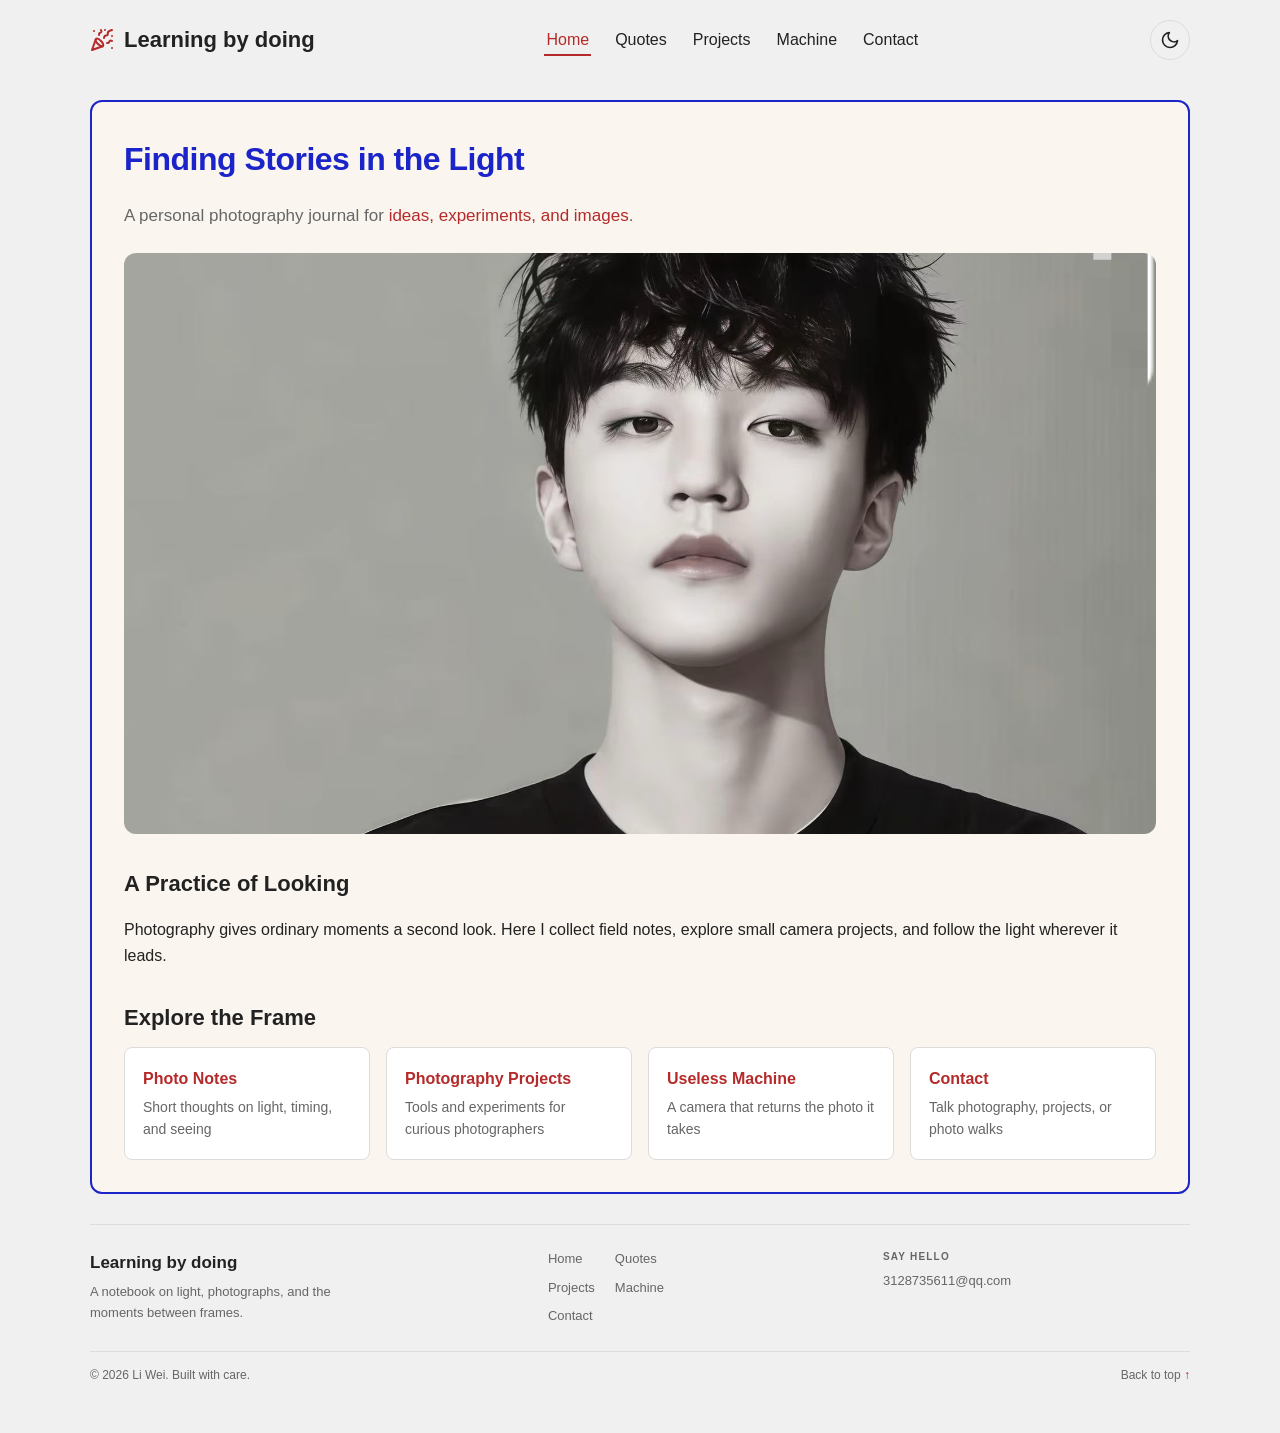
<file: index.html>
<!DOCTYPE html>
<html lang="en">
<head>
    <meta charset="UTF-8">
    <meta name="viewport" content="width=device-width, initial-scale=1.0">
    <meta name="description" content="A personal photography journal about light, everyday scenes, and learning to see.">
    <title>Photography Journal · Learning by doing</title>
    <link rel="icon" href="favicon.png" type="image/png">
    <link rel="stylesheet" href="styles.css">
    <script>
      (function () {
        try {
          const saved = localStorage.getItem('theme');
          const prefersDark = window.matchMedia('(prefers-color-scheme: dark)').matches;
          document.documentElement.setAttribute('data-theme', saved || (prefersDark ? 'dark' : 'light'));
        } catch (e) {}
      })();
    </script>
</head>
<body>

    <header id="site-header">
        <div id="logo">
            <svg xmlns="http://www.w3.org/2000/svg" width="24" height="24" viewBox="0 0 24 24"
                 fill="none" stroke="currentColor" stroke-width="2" stroke-linecap="round"
                 stroke-linejoin="round" aria-hidden="true">
              <path d="M5.8 11.3 2 22l10.7-3.79"/>
              <path d="M4 3h.01"/><path d="M22 8h.01"/><path d="M15 2h.01"/><path d="M22 20h.01"/>
              <path d="m22 2-2.24.75a2.9 2.9 0 0 0-1.96 3.12c.1.86-.57 1.63-1.45 1.63h-.38c-.86 0-1.6.6-1.76 1.44L14 10"/>
              <path d="m22 13-.82-.33c-.86-.34-1.82.2-1.98 1.11c-.11.7-.72 1.22-1.43 1.22H17"/>
              <path d="m11 2 .33.82c.34.86-.2 1.82-1.11 1.98C9.52 4.9 9 5.52 9 6.23V7"/>
              <path d="M11 13c1.93 1.93 2.83 4.17 2 5-.83.83-3.07-.07-5-2-1.93-1.93-2.83-4.17-2-5 .83-.83 3.07.07 5 2Z"/>
            </svg>
            <a href="index.html">Learning by doing</a>
        </div>

        <button class="nav-toggle" aria-label="Toggle menu" aria-expanded="false">
            <span></span><span></span><span></span>
        </button>

        <nav aria-label="Main navigation">
            <ul>
                <li><a href="index.html" class="active" aria-current="page">Home</a></li>
                <li><a href="quotes.html">Quotes</a></li>
                <li><a href="project.html">Projects</a></li>
                <li><a href="machine.html">Machine</a></li>
                <li><a href="contact.html">Contact</a></li>
            </ul>
        </nav>

        <button class="theme-toggle" aria-label="Toggle theme" title="Toggle theme">
            <svg class="icon-sun" xmlns="http://www.w3.org/2000/svg" width="20" height="20"
                 viewBox="0 0 24 24" fill="none" stroke="currentColor" stroke-width="2"
                 stroke-linecap="round" stroke-linejoin="round">
              <circle cx="12" cy="12" r="4"/>
              <path d="M12 2v2M12 20v2M4.93 4.93l1.41 1.41M17.66 17.66l1.41 1.41M2 12h2M20 12h2M6.34 17.66l-1.41 1.41M19.07 4.93l-1.41 1.41"/>
            </svg>
            <svg class="icon-moon" xmlns="http://www.w3.org/2000/svg" width="20" height="20"
                 viewBox="0 0 24 24" fill="none" stroke="currentColor" stroke-width="2"
                 stroke-linecap="round" stroke-linejoin="round">
              <path d="M21 12.79A9 9 0 1 1 11.21 3 7 7 0 0 0 21 12.79z"/>
            </svg>
        </button>
    </header>

    <main>
        <section class="hero reveal">
            <h1>Finding Stories in the Light</h1>
            <p class="lead">
                A personal photography journal for <a href="project.html">ideas, experiments, and images</a>.
            </p>
            <img src="./fun.png" alt="A portrait photograph from my camera roll" loading="eager" fetchpriority="high" decoding="async">
        </section>

        <section class="reveal">
            <h2>A Practice of Looking</h2>
            <p>
                Photography gives ordinary moments a second look. Here I collect field notes,
                explore small camera projects, and follow the light wherever it leads.
            </p>
        </section>

        <section class="reveal">
            <h2>Explore the Frame</h2>
            <ul class="quick-links">
                <li>
                    <a href="quotes.html">
                        <span class="ql-title">Photo Notes</span>
                        <span class="ql-desc">Short thoughts on light, timing, and seeing</span>
                    </a>
                </li>
                <li>
                    <a href="project.html">
                        <span class="ql-title">Photography Projects</span>
                        <span class="ql-desc">Tools and experiments for curious photographers</span>
                    </a>
                </li>
                <li>
                    <a href="machine.html">
                        <span class="ql-title">Useless Machine</span>
                        <span class="ql-desc">A camera that returns the photo it takes</span>
                    </a>
                </li>
                <li>
                    <a href="contact.html">
                        <span class="ql-title">Contact</span>
                        <span class="ql-desc">Talk photography, projects, or photo walks</span>
                    </a>
                </li>
            </ul>
        </section>
    </main>

    <footer id="site-footer">
        <div class="footer-main">
            <div class="footer-about">
                <a class="footer-brand" href="index.html">Learning by doing</a>
                <p>A notebook on light, photographs, and the moments between frames.</p>
            </div>
            <nav class="footer-nav" aria-label="Footer navigation">
                <a href="index.html">Home</a>
                <a href="quotes.html">Quotes</a>
                <a href="project.html">Projects</a>
                <a href="machine.html">Machine</a>
                <a href="contact.html">Contact</a>
            </nav>
            <address class="footer-contact">
                <span class="footer-label">SAY HELLO</span>
                <a href="mailto:3128735611@qq.com">3128735611@qq.com</a>
            </address>
        </div>
        <div class="footer-bottom">
            <p>&copy; <span id="year"></span> Li Wei. Built with care.</p>
            <a href="#site-header">Back to top <span aria-hidden="true">↑</span></a>
        </div>
    </footer>

    <script src="nav.js" defer></script>
    <script>
      document.getElementById('year').textContent = new Date().getFullYear();
    </script>
</body>
</html>
</file>
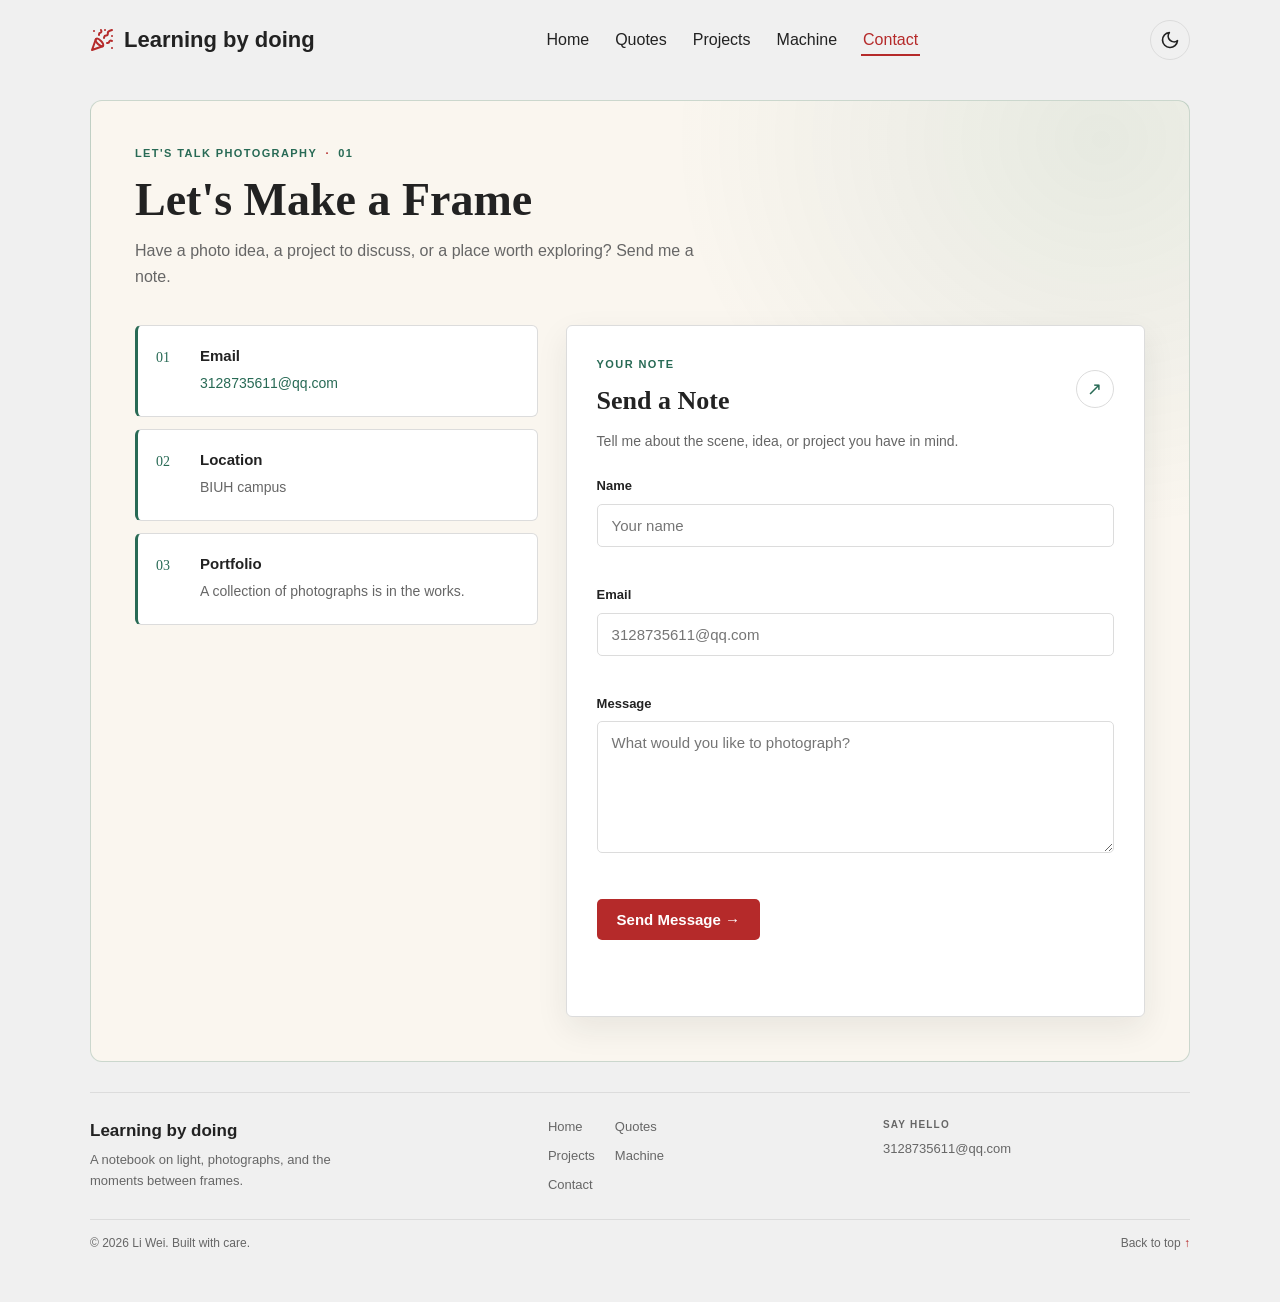
<file: contact.html>
<!DOCTYPE html>
<html lang="en">
<head>
    <meta charset="UTF-8">
    <meta name="viewport" content="width=device-width, initial-scale=1.0">
    <meta name="description" content="Get in touch about photography, creative projects, and photo walks.">
    <title>Contact · Learning by doing</title>
    <link rel="icon" href="favicon.png" type="image/png">
    <link rel="stylesheet" href="styles.css">
    <script>
      (function () {
        try {
          const saved = localStorage.getItem('theme');
          const prefersDark = window.matchMedia('(prefers-color-scheme: dark)').matches;
          document.documentElement.setAttribute('data-theme', saved || (prefersDark ? 'dark' : 'light'));
        } catch (e) {}
      })();
    </script>
</head>
<body>

    <header id="site-header">
        <div id="logo">
            <svg xmlns="http://www.w3.org/2000/svg" width="24" height="24" viewBox="0 0 24 24"
                 fill="none" stroke="currentColor" stroke-width="2" stroke-linecap="round"
                 stroke-linejoin="round" aria-hidden="true">
              <path d="M5.8 11.3 2 22l10.7-3.79"/>
              <path d="M4 3h.01"/><path d="M22 8h.01"/><path d="M15 2h.01"/><path d="M22 20h.01"/>
              <path d="m22 2-2.24.75a2.9 2.9 0 0 0-1.96 3.12c.1.86-.57 1.63-1.45 1.63h-.38c-.86 0-1.6.6-1.76 1.44L14 10"/>
              <path d="m22 13-.82-.33c-.86-.34-1.82.2-1.98 1.11c-.11.7-.72 1.22-1.43 1.22H17"/>
              <path d="m11 2 .33.82c.34.86-.2 1.82-1.11 1.98C9.52 4.9 9 5.52 9 6.23V7"/>
              <path d="M11 13c1.93 1.93 2.83 4.17 2 5-.83.83-3.07-.07-5-2-1.93-1.93-2.83-4.17-2-5 .83-.83 3.07.07 5 2Z"/>
            </svg>
            <a href="index.html">Learning by doing</a>
        </div>

        <button class="nav-toggle" aria-label="Toggle menu" aria-expanded="false">
            <span></span><span></span><span></span>
        </button>

        <nav aria-label="Main navigation">
            <ul>
                <li><a href="index.html">Home</a></li>
                <li><a href="quotes.html">Quotes</a></li>
                <li><a href="project.html">Projects</a></li>
                <li><a href="machine.html">Machine</a></li>
                <li><a href="contact.html" class="active" aria-current="page">Contact</a></li>
            </ul>
        </nav>

        <button class="theme-toggle" aria-label="Toggle theme" title="Toggle theme">
            <svg class="icon-sun" xmlns="http://www.w3.org/2000/svg" width="20" height="20"
                 viewBox="0 0 24 24" fill="none" stroke="currentColor" stroke-width="2"
                 stroke-linecap="round" stroke-linejoin="round">
              <circle cx="12" cy="12" r="4"/>
              <path d="M12 2v2M12 20v2M4.93 4.93l1.41 1.41M17.66 17.66l1.41 1.41M2 12h2M20 12h2M6.34 17.66l-1.41 1.41M19.07 4.93l-1.41 1.41"/>
            </svg>
            <svg class="icon-moon" xmlns="http://www.w3.org/2000/svg" width="20" height="20"
                 viewBox="0 0 24 24" fill="none" stroke="currentColor" stroke-width="2"
                 stroke-linecap="round" stroke-linejoin="round">
              <path d="M21 12.79A9 9 0 1 1 11.21 3 7 7 0 0 0 21 12.79z"/>
            </svg>
        </button>
    </header>

    <main class="contact-page">
        <div class="contact-intro">
            <p class="contact-eyebrow">LET'S TALK PHOTOGRAPHY <span>·</span> 01</p>
            <h1>Let's Make a Frame</h1>
        <p class="lead">
            Have a photo idea, a project to discuss, or a place worth exploring? Send me a note.
        </p>
        </div>

        <div class="contact-layout">
            <aside class="contact-info">
                <div class="info-card reveal">
                    <h2>Email</h2>
                    <p><a href="mailto:3128735611@qq.com">3128735611@qq.com</a></p>
                </div>
                <div class="info-card reveal">
                    <h2>Location</h2>
                    <p>BIUH campus</p>
                </div>
                <div class="info-card reveal">
                    <h2>Portfolio</h2>
                    <p>A collection of photographs is in the works.</p>
                </div>
            </aside>

            <section class="contact-form-wrap reveal">
                <div class="form-heading">
                    <div>
                        <p class="contact-eyebrow">YOUR NOTE</p>
                        <h2>Send a Note</h2>
                    </div>
                    <span class="form-mark" aria-hidden="true">↗</span>
                </div>
                <p class="form-intro">Tell me about the scene, idea, or project you have in mind.</p>
                <form id="contact-form" novalidate>
                    <div class="form-row">
                        <label for="name">Name</label>
                        <input type="text" id="name" name="name" required minlength="2"
                               autocomplete="name" placeholder="Your name">
                        <span class="error" data-for="name"></span>
                    </div>

                    <div class="form-row">
                        <label for="email">Email</label>
                        <input type="email" id="email" name="email" required
                               autocomplete="email" placeholder="3128735611@qq.com">
                        <span class="error" data-for="email"></span>
                    </div>

                    <div class="form-row">
                        <label for="message">Message</label>
                        <textarea id="message" name="message" rows="5" required minlength="10"
                                  placeholder="What would you like to photograph?"></textarea>
                        <span class="error" data-for="message"></span>
                    </div>

                    <button type="submit" class="btn-primary">Send Message</button>
                    <p class="form-status" role="status" aria-live="polite"></p>
                </form>
            </section>
        </div>
    </main>

    <footer id="site-footer">
        <div class="footer-main">
            <div class="footer-about">
                <a class="footer-brand" href="index.html">Learning by doing</a>
                <p>A notebook on light, photographs, and the moments between frames.</p>
            </div>
            <nav class="footer-nav" aria-label="Footer navigation">
                <a href="index.html">Home</a>
                <a href="quotes.html">Quotes</a>
                <a href="project.html">Projects</a>
                <a href="machine.html">Machine</a>
                <a href="contact.html">Contact</a>
            </nav>
            <address class="footer-contact">
                <span class="footer-label">SAY HELLO</span>
                <a href="mailto:3128735611@qq.com">3128735611@qq.com</a>
            </address>
        </div>
        <div class="footer-bottom">
            <p>&copy; <span id="year"></span> Li Wei. Built with care.</p>
            <a href="#site-header">Back to top <span aria-hidden="true">↑</span></a>
        </div>
    </footer>

    <script src="nav.js" defer></script>
    <script>
      document.getElementById('year').textContent = new Date().getFullYear();
    </script>
</body>
</html>
</file>
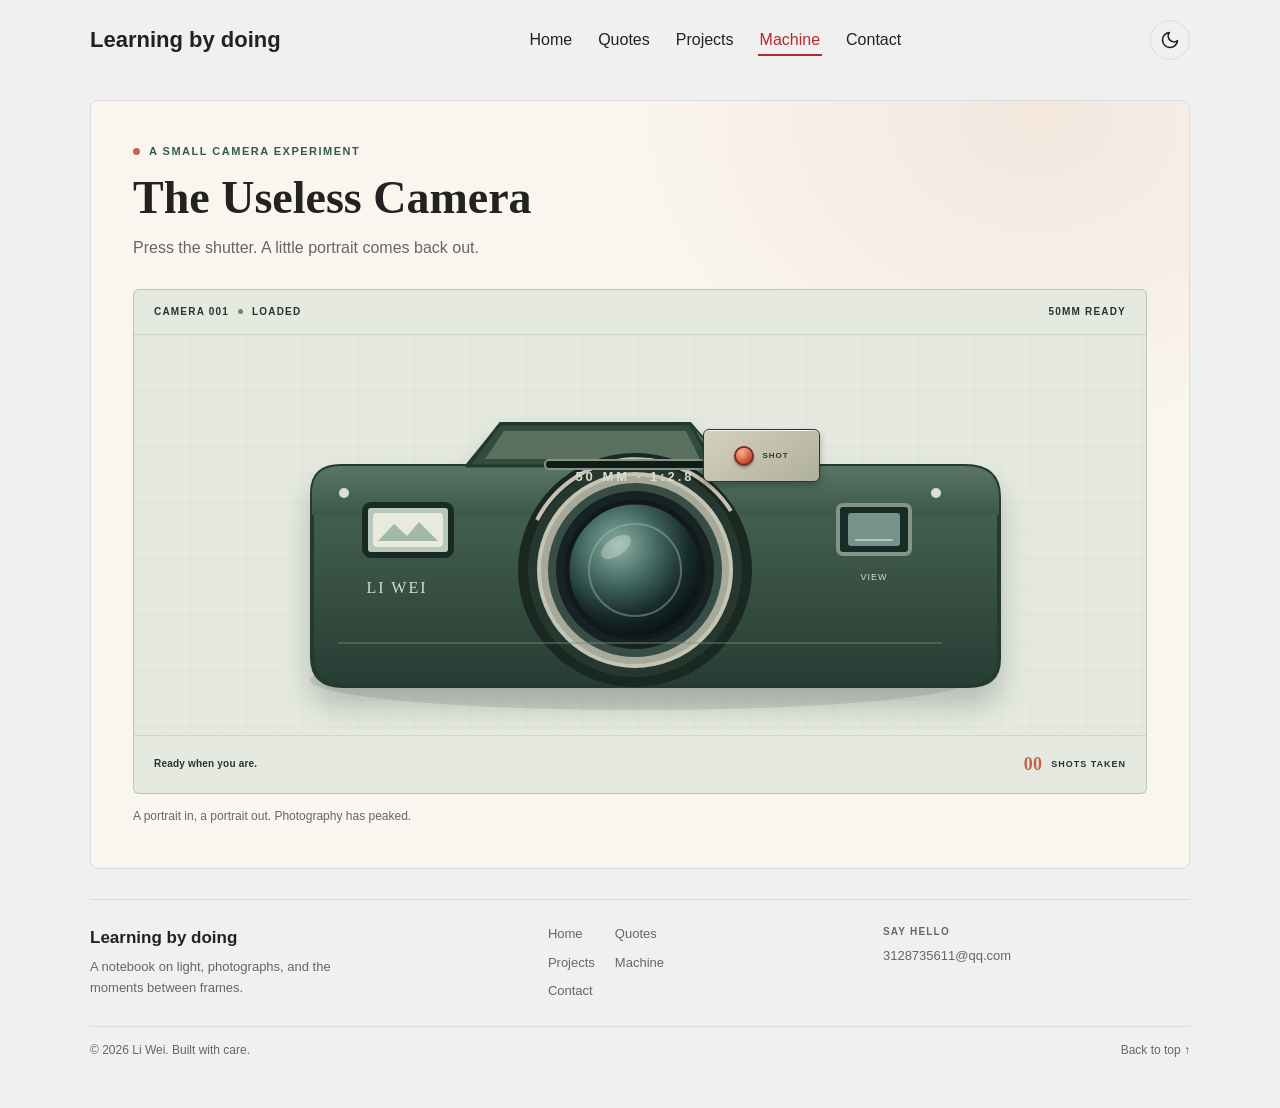
<file: machine.html>
<!DOCTYPE html>
<html lang="en">
<head>
    <meta charset="UTF-8">
    <meta name="viewport" content="width=device-width, initial-scale=1.0">
    <meta name="description" content="A camera with one very specific trick: it takes a photo and gives it back.">
    <title>The Useless Camera · Learning by doing</title>
    <link rel="icon" href="favicon.png" type="image/png">
    <link rel="stylesheet" href="styles.css">
    <script>
      (function () {
        try {
          const saved = localStorage.getItem('theme');
          const prefersDark = window.matchMedia('(prefers-color-scheme: dark)').matches;
          document.documentElement.setAttribute('data-theme', saved || (prefersDark ? 'dark' : 'light'));
        } catch (e) {}
      })();
    </script>
</head>
<body>
    <header id="site-header">
        <div id="logo"><a href="index.html">Learning by doing</a></div>
        <button class="nav-toggle" aria-label="Toggle menu" aria-expanded="false">
            <span></span><span></span><span></span>
        </button>
        <nav aria-label="Main navigation">
            <ul>
                <li><a href="index.html">Home</a></li>
                <li><a href="quotes.html">Quotes</a></li>
                <li><a href="project.html">Projects</a></li>
                <li><a href="machine.html" class="active" aria-current="page">Machine</a></li>
                <li><a href="contact.html">Contact</a></li>
            </ul>
        </nav>
        <button class="theme-toggle" aria-label="Toggle theme" title="Toggle theme">
            <svg class="icon-sun" xmlns="http://www.w3.org/2000/svg" width="20" height="20" viewBox="0 0 24 24" fill="none" stroke="currentColor" stroke-width="2" stroke-linecap="round" stroke-linejoin="round" aria-hidden="true">
                <circle cx="12" cy="12" r="4"/><path d="M12 2v2M12 20v2M4.93 4.93l1.41 1.41M17.66 17.66l1.41 1.41M2 12h2M20 12h2M6.34 17.66l-1.41 1.41M19.07 4.93l-1.41 1.41"/>
            </svg>
            <svg class="icon-moon" xmlns="http://www.w3.org/2000/svg" width="20" height="20" viewBox="0 0 24 24" fill="none" stroke="currentColor" stroke-width="2" stroke-linecap="round" stroke-linejoin="round" aria-hidden="true">
                <path d="M21 12.79A9 9 0 1 1 11.21 3 7 7 0 0 0 21 12.79z"/>
            </svg>
        </button>
    </header>

    <main class="machine-page">
        <div class="machine-heading">
            <p class="machine-eyebrow"><span></span> A SMALL CAMERA EXPERIMENT</p>
            <h1>The Useless Camera</h1>
            <p class="machine-lead">Press the shutter. A little portrait comes back out.</p>
        </div>

        <section class="machine-workbench" id="machine" aria-label="Interactive Useless Camera">
            <div class="machine-caption">
                <span>CAMERA 001 <i></i> LOADED</span>
                <span>50MM <i></i> READY</span>
            </div>
            <div class="machine-canvas">
                <div class="machine-graphic">
                    <svg class="machine-art" viewBox="0 0 900 440" role="img" aria-labelledby="machine-art-title machine-art-desc">
                        <title id="machine-art-title">A retro green camera with a large lens and a red shutter</title>
                        <desc id="machine-art-desc">The camera is ready to eject a portrait photo when its red shutter button is pressed.</desc>
                        <defs>
                            <linearGradient id="camera-top" x1="0" y1="0" x2="0" y2="1">
                                <stop offset="0" stop-color="#748c79"/>
                                <stop offset="1" stop-color="#3b594b"/>
                            </linearGradient>
                            <linearGradient id="camera-face" x1="0" y1="0" x2="0" y2="1">
                                <stop offset="0" stop-color="#526f5e"/>
                                <stop offset="1" stop-color="#263d33"/>
                            </linearGradient>
                            <radialGradient id="lens-glass" cx="38%" cy="32%" r="72%">
                                <stop offset="0" stop-color="#8eb0a5"/>
                                <stop offset="0.4" stop-color="#41675f"/>
                                <stop offset="0.72" stop-color="#182a2b"/>
                                <stop offset="1" stop-color="#080e11"/>
                            </linearGradient>
                            <filter id="camera-shadow" x="-20%" y="-20%" width="140%" height="160%">
                                <feDropShadow dx="0" dy="18" stdDeviation="14" flood-color="#27352f" flood-opacity="0.24"/>
                            </filter>
                        </defs>
                        <ellipse cx="450" cy="365" rx="330" ry="30" fill="#26352e" opacity="0.12"/>
                        <g filter="url(#camera-shadow)">
                            <path d="M122 178q0-27 29-27h126l34-42h189l36 42h239q34 0 34 31v162q0 27-31 27H153q-31 0-31-29z" fill="url(#camera-face)" stroke="#243a30" stroke-width="4"/>
                            <path d="M122 178q0-27 29-27h126l34-42h189l36 42h239q34 0 34 31v18H122z" fill="url(#camera-top)"/>
                            <path d="M310 109h190l25 42H278z" fill="#334c3e" stroke="#243a30" stroke-width="3"/>
                            <path d="M314 116h182l14 28H295z" fill="#849886" opacity="0.48"/>
                            <rect x="175" y="190" width="86" height="50" rx="6" fill="#b7c8bd" stroke="#192a24" stroke-width="6"/>
                            <rect x="183" y="198" width="70" height="34" rx="4" fill="#e8eadc"/>
                            <path d="m188 226 16-17 13 12 12-14 19 19z" fill="#a4b8a9"/>
                            <rect x="648" y="190" width="72" height="49" rx="5" fill="#182b26" stroke="#829587" stroke-width="4"/>
                            <rect x="658" y="198" width="52" height="33" rx="3" fill="#76928a"/>
                            <path d="M665 225h38" stroke="#d0d6c9" stroke-width="2" opacity="0.75"/>
                            <circle cx="445" cy="255" r="112" fill="#263730" stroke="#192820" stroke-width="10"/>
                            <circle cx="445" cy="255" r="96" fill="#a7aa98" stroke="#c4c5b4" stroke-width="4"/>
                            <circle cx="445" cy="255" r="83" fill="#172322" stroke="#384d45" stroke-width="8"/>
                            <circle cx="445" cy="255" r="68" fill="url(#lens-glass)" stroke="#11191a" stroke-width="5"/>
                            <circle cx="445" cy="255" r="46" fill="none" stroke="#a8c1b5" stroke-width="2" opacity="0.42"/>
                            <ellipse cx="426" cy="232" rx="17" ry="9" fill="#dce8da" opacity="0.36" transform="rotate(-35 426 232)"/>
                            <path d="M347 205a112 112 0 0 1 194-9" fill="none" stroke="#f0e9d7" stroke-width="4" opacity="0.8"/>
                            <text x="445" y="166" text-anchor="middle" fill="#d9ddcd" font-family="Arial, sans-serif" font-size="13" font-weight="700" letter-spacing="3">50 MM  ·  1:2.8</text>
                            <text x="207" y="278" text-anchor="middle" fill="#d6ddcf" font-family="Georgia, serif" font-size="16" letter-spacing="2">LI WEI</text>
                            <text x="684" y="265" text-anchor="middle" fill="#d6ddcf" font-family="Arial, sans-serif" font-size="9" letter-spacing="1">VIEW</text>
                            <rect x="355" y="145" width="180" height="9" rx="4" fill="#101b17" stroke="#839386" stroke-width="2"/>
                            <circle cx="154" cy="178" r="5" fill="#d9ded0"/><circle cx="746" cy="178" r="5" fill="#d9ded0"/>
                            <path d="M148 328h604" stroke="#78907e" stroke-width="2" opacity="0.42"/>
                        </g>
                    </svg>
                    <figure class="photo-print" id="machine-photo" aria-hidden="true">
                        <img src="./fun.png" alt="Portrait photograph from the camera's photo roll" width="1829" height="1276" decoding="async">
                        <figcaption>ONE FRAME · ONE MOMENT</figcaption>
                    </figure>
                    <span class="camera-flash" aria-hidden="true"></span>
                    <button class="camera-shutter" id="machine-switch" type="button" aria-pressed="false" aria-label="Take a photo">
                        <span class="shutter-button"></span>
                        <span class="shutter-caption">SHOT</span>
                    </button>
                </div>
            </div>
            <div class="machine-readout">
                <p id="machine-status" role="status" aria-live="polite">Ready when you are.</p>
                <p class="machine-counter"><span id="switch-count">00</span><span>SHOTS TAKEN</span></p>
            </div>
        </section>
        <p class="machine-footnote">A portrait in, a portrait out. Photography has peaked.</p>
    </main>

    <footer id="site-footer">
        <div class="footer-main">
            <div class="footer-about">
                <a class="footer-brand" href="index.html">Learning by doing</a>
                <p>A notebook on light, photographs, and the moments between frames.</p>
            </div>
            <nav class="footer-nav" aria-label="Footer navigation">
                <a href="index.html">Home</a>
                <a href="quotes.html">Quotes</a>
                <a href="project.html">Projects</a>
                <a href="machine.html">Machine</a>
                <a href="contact.html">Contact</a>
            </nav>
            <address class="footer-contact">
                <span class="footer-label">SAY HELLO</span>
                <a href="mailto:3128735611@qq.com">3128735611@qq.com</a>
            </address>
        </div>
        <div class="footer-bottom">
            <p>&copy; <span id="year"></span> Li Wei. Built with care.</p>
            <a href="#site-header">Back to top <span aria-hidden="true">↑</span></a>
        </div>
    </footer>

    <script src="nav.js" defer></script>
    <script src="machine.js" defer></script>
    <script>
      document.getElementById('year').textContent = new Date().getFullYear();
    </script>
</body>
</html>
</file>
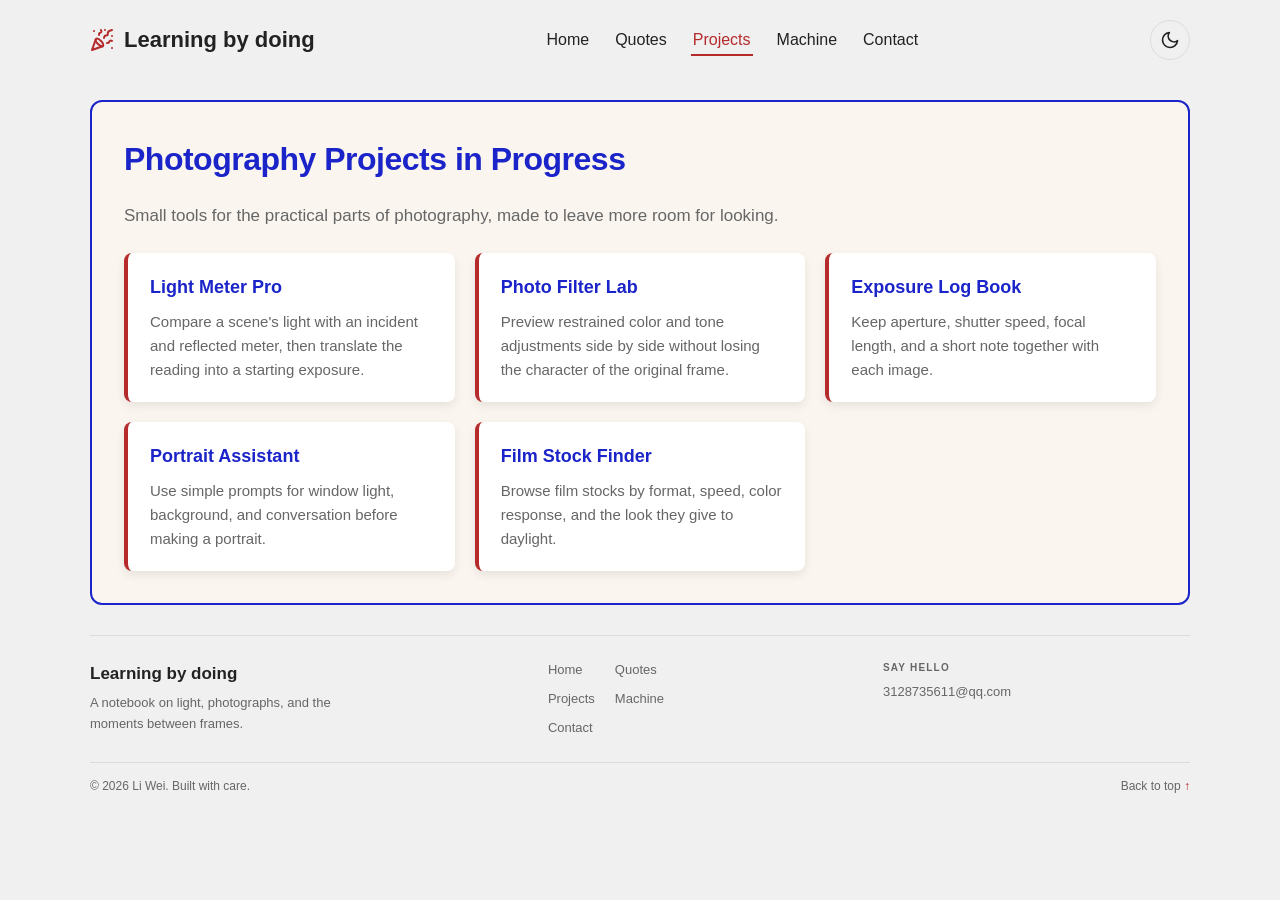
<file: project.html>
<!DOCTYPE html>
<html lang="en">
<head>
    <meta charset="UTF-8">
    <meta name="viewport" content="width=device-width, initial-scale=1.0">
    <meta name="description" content="Five photography project ideas.">
    <title>Projects · Learning by doing</title>
    <link rel="icon" href="favicon.png" type="image/png">
    <link rel="stylesheet" href="styles.css">
    <script>
      (function () {
        try {
          const saved = localStorage.getItem('theme');
          const prefersDark = window.matchMedia('(prefers-color-scheme: dark)').matches;
          document.documentElement.setAttribute('data-theme', saved || (prefersDark ? 'dark' : 'light'));
        } catch (e) {}
      })();
    </script>
</head>
<body>

    <header id="site-header">
        <div id="logo">
            <svg xmlns="http://www.w3.org/2000/svg" width="24" height="24" viewBox="0 0 24 24"
                 fill="none" stroke="currentColor" stroke-width="2" stroke-linecap="round"
                 stroke-linejoin="round" aria-hidden="true">
              <path d="M5.8 11.3 2 22l10.7-3.79"/>
              <path d="M4 3h.01"/><path d="M22 8h.01"/><path d="M15 2h.01"/><path d="M22 20h.01"/>
              <path d="m22 2-2.24.75a2.9 2.9 0 0 0-1.96 3.12c.1.86-.57 1.63-1.45 1.63h-.38c-.86 0-1.6.6-1.76 1.44L14 10"/>
              <path d="m22 13-.82-.33c-.86-.34-1.82.2-1.98 1.11c-.11.7-.72 1.22-1.43 1.22H17"/>
              <path d="m11 2 .33.82c.34.86-.2 1.82-1.11 1.98C9.52 4.9 9 5.52 9 6.23V7"/>
              <path d="M11 13c1.93 1.93 2.83 4.17 2 5-.83.83-3.07-.07-5-2-1.93-1.93-2.83-4.17-2-5 .83-.83 3.07.07 5 2Z"/>
            </svg>
            <a href="index.html">Learning by doing</a>
        </div>

        <button class="nav-toggle" aria-label="Toggle menu" aria-expanded="false">
            <span></span><span></span><span></span>
        </button>

        <nav aria-label="Main navigation">
            <ul>
                <li><a href="index.html">Home</a></li>
                <li><a href="quotes.html">Quotes</a></li>
                <li><a href="project.html" class="active" aria-current="page">Projects</a></li>
                <li><a href="machine.html">Machine</a></li>
                <li><a href="contact.html">Contact</a></li>
            </ul>
        </nav>

        <button class="theme-toggle" aria-label="Toggle theme" title="Toggle theme">
            <svg class="icon-sun" xmlns="http://www.w3.org/2000/svg" width="20" height="20"
                 viewBox="0 0 24 24" fill="none" stroke="currentColor" stroke-width="2"
                 stroke-linecap="round" stroke-linejoin="round">
              <circle cx="12" cy="12" r="4"/>
              <path d="M12 2v2M12 20v2M4.93 4.93l1.41 1.41M17.66 17.66l1.41 1.41M2 12h2M20 12h2M6.34 17.66l-1.41 1.41M19.07 4.93l-1.41 1.41"/>
            </svg>
            <svg class="icon-moon" xmlns="http://www.w3.org/2000/svg" width="20" height="20"
                 viewBox="0 0 24 24" fill="none" stroke="currentColor" stroke-width="2"
                 stroke-linecap="round" stroke-linejoin="round">
              <path d="M21 12.79A9 9 0 1 1 11.21 3 7 7 0 0 0 21 12.79z"/>
            </svg>
        </button>
    </header>

    <main>
        <h1>Photography Projects in Progress</h1>
        <p class="lead">
            Small tools for the practical parts of photography, made to leave more room for looking.
        </p>

        <dl class="project-list">
            <div class="project-card reveal">
                <dt>Light Meter Pro</dt>
                <dd>Compare a scene's light with an incident and reflected meter, then translate the reading into a starting exposure.</dd>
            </div>
            <div class="project-card reveal">
                <dt>Photo Filter Lab</dt>
                <dd>Preview restrained color and tone adjustments side by side without losing the character of the original frame.</dd>
            </div>
            <div class="project-card reveal">
                <dt>Exposure Log Book</dt>
                <dd>Keep aperture, shutter speed, focal length, and a short note together with each image.</dd>
            </div>
            <div class="project-card reveal">
                <dt>Portrait Assistant</dt>
                <dd>Use simple prompts for window light, background, and conversation before making a portrait.</dd>
            </div>
            <div class="project-card reveal">
                <dt>Film Stock Finder</dt>
                <dd>Browse film stocks by format, speed, color response, and the look they give to daylight.</dd>
            </div>
        </dl>
    </main>

    <footer id="site-footer">
        <div class="footer-main">
            <div class="footer-about">
                <a class="footer-brand" href="index.html">Learning by doing</a>
                <p>A notebook on light, photographs, and the moments between frames.</p>
            </div>
            <nav class="footer-nav" aria-label="Footer navigation">
                <a href="index.html">Home</a>
                <a href="quotes.html">Quotes</a>
                <a href="project.html">Projects</a>
                <a href="machine.html">Machine</a>
                <a href="contact.html">Contact</a>
            </nav>
            <address class="footer-contact">
                <span class="footer-label">SAY HELLO</span>
                <a href="mailto:3128735611@qq.com">3128735611@qq.com</a>
            </address>
        </div>
        <div class="footer-bottom">
            <p>&copy; <span id="year"></span> Li Wei. Built with care.</p>
            <a href="#site-header">Back to top <span aria-hidden="true">↑</span></a>
        </div>
    </footer>

    <script src="nav.js" defer></script>
    <script>
      document.getElementById('year').textContent = new Date().getFullYear();
    </script>
</body>
</html>
</file>
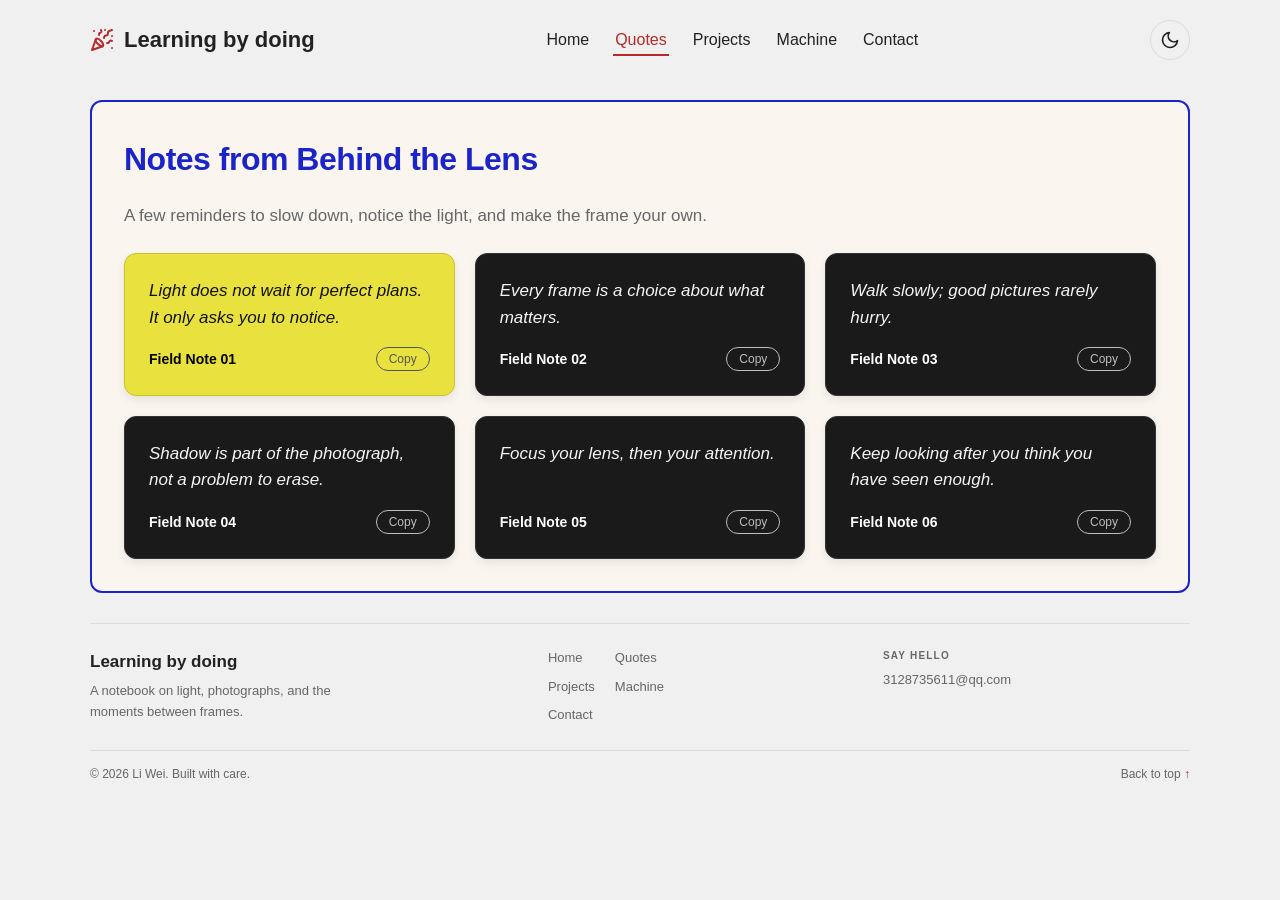
<file: quotes.html>
<!DOCTYPE html>
<html lang="en">
<head>
    <meta charset="UTF-8">
    <meta name="viewport" content="width=device-width, initial-scale=1.0">
    <meta name="description" content="Original field notes on photography, light, and learning to see.">
    <title>Photo Notes · Learning by doing</title>
    <link rel="icon" href="favicon.png" type="image/png">
    <link rel="stylesheet" href="styles.css">
    <script>
      (function () {
        try {
          const saved = localStorage.getItem('theme');
          const prefersDark = window.matchMedia('(prefers-color-scheme: dark)').matches;
          document.documentElement.setAttribute('data-theme', saved || (prefersDark ? 'dark' : 'light'));
        } catch (e) {}
      })();
    </script>
</head>
<body>

    <header id="site-header">
        <div id="logo">
            <svg xmlns="http://www.w3.org/2000/svg" width="24" height="24" viewBox="0 0 24 24"
                 fill="none" stroke="currentColor" stroke-width="2" stroke-linecap="round"
                 stroke-linejoin="round" aria-hidden="true">
              <path d="M5.8 11.3 2 22l10.7-3.79"/>
              <path d="M4 3h.01"/><path d="M22 8h.01"/><path d="M15 2h.01"/><path d="M22 20h.01"/>
              <path d="m22 2-2.24.75a2.9 2.9 0 0 0-1.96 3.12c.1.86-.57 1.63-1.45 1.63h-.38c-.86 0-1.6.6-1.76 1.44L14 10"/>
              <path d="m22 13-.82-.33c-.86-.34-1.82.2-1.98 1.11c-.11.7-.72 1.22-1.43 1.22H17"/>
              <path d="m11 2 .33.82c.34.86-.2 1.82-1.11 1.98C9.52 4.9 9 5.52 9 6.23V7"/>
              <path d="M11 13c1.93 1.93 2.83 4.17 2 5-.83.83-3.07-.07-5-2-1.93-1.93-2.83-4.17-2-5 .83-.83 3.07.07 5 2Z"/>
            </svg>
            <a href="index.html">Learning by doing</a>
        </div>

        <button class="nav-toggle" aria-label="Toggle menu" aria-expanded="false">
            <span></span><span></span><span></span>
        </button>

        <nav aria-label="Main navigation">
            <ul>
                <li><a href="index.html">Home</a></li>
                <li><a href="quotes.html" class="active" aria-current="page">Quotes</a></li>
                <li><a href="project.html">Projects</a></li>
                <li><a href="machine.html">Machine</a></li>
                <li><a href="contact.html">Contact</a></li>
            </ul>
        </nav>

        <button class="theme-toggle" aria-label="Toggle theme" title="Toggle theme">
            <svg class="icon-sun" xmlns="http://www.w3.org/2000/svg" width="20" height="20"
                 viewBox="0 0 24 24" fill="none" stroke="currentColor" stroke-width="2"
                 stroke-linecap="round" stroke-linejoin="round">
              <circle cx="12" cy="12" r="4"/>
              <path d="M12 2v2M12 20v2M4.93 4.93l1.41 1.41M17.66 17.66l1.41 1.41M2 12h2M20 12h2M6.34 17.66l-1.41 1.41M19.07 4.93l-1.41 1.41"/>
            </svg>
            <svg class="icon-moon" xmlns="http://www.w3.org/2000/svg" width="20" height="20"
                 viewBox="0 0 24 24" fill="none" stroke="currentColor" stroke-width="2"
                 stroke-linecap="round" stroke-linejoin="round">
              <path d="M21 12.79A9 9 0 1 1 11.21 3 7 7 0 0 0 21 12.79z"/>
            </svg>
        </button>
    </header>

    <main>
        <h1>Notes from Behind the Lens</h1>
        <p class="lead">
            A few reminders to slow down, notice the light, and make the frame your own.
        </p>

        <div class="grid">
            <article class="quote highlight reveal" data-quote="Light does not wait for perfect plans. It only asks you to notice.">
                <blockquote><p>Light does not wait for perfect plans. It only asks you to notice.</p></blockquote>
                <footer>
                    <cite>Field Note 01</cite>
                    <button class="copy-btn" type="button">Copy</button>
                </footer>
            </article>

            <article class="quote reveal" data-quote="Every frame is a choice about what matters.">
                <blockquote><p>Every frame is a choice about what matters.</p></blockquote>
                <footer>
                    <cite>Field Note 02</cite>
                    <button class="copy-btn" type="button">Copy</button>
                </footer>
            </article>

            <article class="quote reveal" data-quote="Walk slowly; good pictures rarely hurry.">
                <blockquote><p>Walk slowly; good pictures rarely hurry.</p></blockquote>
                <footer>
                    <cite>Field Note 03</cite>
                    <button class="copy-btn" type="button">Copy</button>
                </footer>
            </article>

            <article class="quote reveal" data-quote="Shadow is part of the photograph, not a problem to erase.">
                <blockquote><p>Shadow is part of the photograph, not a problem to erase.</p></blockquote>
                <footer>
                    <cite>Field Note 04</cite>
                    <button class="copy-btn" type="button">Copy</button>
                </footer>
            </article>

            <article class="quote reveal" data-quote="Focus your lens, then your attention.">
                <blockquote><p>Focus your lens, then your attention.</p></blockquote>
                <footer>
                    <cite>Field Note 05</cite>
                    <button class="copy-btn" type="button">Copy</button>
                </footer>
            </article>

            <article class="quote reveal" data-quote="Keep looking after you think you have seen enough.">
                <blockquote><p>Keep looking after you think you have seen enough.</p></blockquote>
                <footer>
                    <cite>Field Note 06</cite>
                    <button class="copy-btn" type="button">Copy</button>
                </footer>
            </article>
        </div>
    </main>

    <footer id="site-footer">
        <div class="footer-main">
            <div class="footer-about">
                <a class="footer-brand" href="index.html">Learning by doing</a>
                <p>A notebook on light, photographs, and the moments between frames.</p>
            </div>
            <nav class="footer-nav" aria-label="Footer navigation">
                <a href="index.html">Home</a>
                <a href="quotes.html">Quotes</a>
                <a href="project.html">Projects</a>
                <a href="machine.html">Machine</a>
                <a href="contact.html">Contact</a>
            </nav>
            <address class="footer-contact">
                <span class="footer-label">SAY HELLO</span>
                <a href="mailto:3128735611@qq.com">3128735611@qq.com</a>
            </address>
        </div>
        <div class="footer-bottom">
            <p>&copy; <span id="year"></span> Li Wei. Built with care.</p>
            <a href="#site-header">Back to top <span aria-hidden="true">↑</span></a>
        </div>
    </footer>

    <script src="nav.js" defer></script>
    <script>
      document.getElementById('year').textContent = new Date().getFullYear();
    </script>
</body>
</html>
</file>
<file: styles.css>
/* ============================================================
   主题变量
   ============================================================ */
:root {
  --primary:       #b52a2a;
  --primary-dark:  #8f1f1f;
  --accent:        #1b24c8;

  --bg:            #f0f0f0;
  --surface:       #ffffff;
  --surface-2:     #faf6ef;
  --text:          #222222;
  --text-light:    #666666;
  --border:        #dcdcdc;

  --radius:        12px;
  --radius-sm:     8px;
  --shadow:        0 4px 10px rgba(0, 0, 0, 0.08);
  --shadow-lg:     0 8px 24px rgba(0, 0, 0, 0.12);

  --container:     1100px;
  --transition:    0.25s ease;
}

[data-theme="dark"] {
  --primary:       #ff6b6b;
  --primary-dark:  #ff8f8f;
  --accent:        #7aa2ff;

  --bg:            #121212;
  --surface:       #1e1e1e;
  --surface-2:     #252525;
  --text:          #eaeaea;
  --text-light:    #a0a0a0;
  --border:        #333333;

  --shadow:        0 4px 10px rgba(0, 0, 0, 0.5);
  --shadow-lg:     0 8px 24px rgba(0, 0, 0, 0.6);
}

/* ============================================================
   基础
   ============================================================ */
* { box-sizing: border-box; }
html { scroll-behavior: smooth; }

body {
  font-family: -apple-system, BlinkMacSystemFont, "Segoe UI",
               Arial, "Helvetica Neue", sans-serif;
  background-color: var(--bg);
  color: var(--text);
  margin: 0;
  padding: 0 20px 40px;
  line-height: 1.6;
  transition: background-color var(--transition), color var(--transition);
}

a {
  color: var(--primary);
  text-decoration: none;
  transition: color var(--transition);
}
a:hover { color: var(--primary-dark); text-decoration: underline; }

img { max-width: 100%; display: block; }

/* ============================================================
   容器
   ============================================================ */
header, main, #site-footer {
  width: 100%;
  max-width: var(--container);
  margin-left: auto;
  margin-right: auto;
}

/* ============================================================
   Header / Nav
   ============================================================ */
header#site-header {
  display: flex;
  align-items: center;
  justify-content: space-between;
  flex-wrap: wrap;
  gap: 16px;
  padding: 20px 0;
  position: relative;
}

#logo {
  display: flex;
  align-items: center;
  gap: 10px;
  font-size: 22px;
  font-weight: 700;
}
#logo svg { color: var(--primary); flex-shrink: 0; }
#logo a { color: var(--text); }
#logo a:hover { text-decoration: none; color: var(--primary); }

header nav ul {
  list-style: none;
  padding: 0;
  margin: 0;
  display: flex;
  gap: 22px;
}

header nav a {
  color: var(--text);
  font-weight: 500;
  padding: 4px 2px;
  position: relative;
}
header nav a::after {
  content: "";
  position: absolute;
  left: 0; right: 0; bottom: -4px;
  height: 2px;
  background: var(--primary);
  transform: scaleX(0);
  transform-origin: center;
  transition: transform var(--transition);
}
header nav a:hover { text-decoration: none; color: var(--primary); }
header nav a:hover::after { transform: scaleX(1); }
header nav a.active { color: var(--primary); }
header nav a.active::after { transform: scaleX(1); }

/* ============================================================
   汉堡按钮
   ============================================================ */
.nav-toggle {
  display: none;
  background: transparent;
  border: 0;
  cursor: pointer;
  padding: 8px;
  flex-direction: column;
  gap: 5px;
}
.nav-toggle span {
  display: block;
  width: 24px;
  height: 2px;
  background: var(--text);
  transition: transform var(--transition), opacity var(--transition);
}
.nav-toggle.open span:nth-child(1) { transform: translateY(7px) rotate(45deg); }
.nav-toggle.open span:nth-child(2) { opacity: 0; }
.nav-toggle.open span:nth-child(3) { transform: translateY(-7px) rotate(-45deg); }

/* ============================================================
   主题按钮
   ============================================================ */
.theme-toggle {
  background: transparent;
  border: 1px solid var(--border);
  border-radius: 999px;
  width: 40px;
  height: 40px;
  display: inline-flex;
  align-items: center;
  justify-content: center;
  cursor: pointer;
  color: var(--text);
  transition: border-color var(--transition), transform var(--transition);
}
.theme-toggle:hover { border-color: var(--primary); transform: rotate(15deg); }
.theme-toggle .icon-sun  { display: none; }
.theme-toggle .icon-moon { display: block; }
[data-theme="dark"] .theme-toggle .icon-sun  { display: block; }
[data-theme="dark"] .theme-toggle .icon-moon { display: none; }

/* ============================================================
   Main
   ============================================================ */
main {
  background-color: var(--surface-2);
  padding: 32px;
  border: 2px solid var(--accent);
  border-radius: var(--radius);
  margin-top: 20px;
  margin-bottom: 30px;
  transition: background-color var(--transition), border-color var(--transition);
}
main h1 {
  font-size: 32px;
  color: var(--accent);
  margin-top: 0;
  margin-bottom: 12px;
  letter-spacing: -0.5px;
}
main h2 {
  font-size: 22px;
  margin-top: 32px;
  margin-bottom: 12px;
}
.lead {
  font-size: 17px;
  color: var(--text-light);
  margin-bottom: 24px;
}

/* ============================================================
   Hero 图片
   ============================================================ */
.hero img {
  width: 100%;
  aspect-ratio: 16 / 9;
  object-fit: cover;
  border-radius: var(--radius);
  margin-top: 16px;
}

/* ============================================================
   Quick links
   ============================================================ */
.quick-links {
  list-style: none;
  padding: 0;
  margin: 0;
  display: grid;
  grid-template-columns: repeat(auto-fit, minmax(220px, 1fr));
  gap: 16px;
}
.quick-links li a {
  display: flex;
  flex-direction: column;
  gap: 4px;
  padding: 18px;
  background: var(--surface);
  border: 1px solid var(--border);
  border-radius: var(--radius-sm);
  color: var(--text);
  transition: transform var(--transition), box-shadow var(--transition), border-color var(--transition);
}
.quick-links li a:hover {
  text-decoration: none;
  transform: translateY(-4px);
  box-shadow: var(--shadow-lg);
  border-color: var(--primary);
}
.ql-title { font-weight: 700; color: var(--primary); font-size: 16px; }
.ql-desc  { font-size: 14px; color: var(--text-light); }

/* ============================================================
   Project 卡片
   ============================================================ */
.project-list {
  display: grid;
  grid-template-columns: repeat(auto-fit, minmax(260px, 1fr));
  gap: 20px;
  margin: 0;
}
.project-card {
  background: var(--surface);
  border-left: 4px solid var(--primary);
  border-radius: var(--radius-sm);
  padding: 20px 22px;
  box-shadow: var(--shadow);
  transition: transform var(--transition), box-shadow var(--transition);
}
.project-card:hover { transform: translateY(-4px); box-shadow: var(--shadow-lg); }
.project-card dt {
  font-weight: 700;
  font-size: 18px;
  color: var(--accent);
  margin-bottom: 8px;
}
.project-card dd {
  margin: 0;
  color: var(--text-light);
  font-size: 15px;
}

/* ============================================================
   语录
   ============================================================ */
.grid {
  display: grid;
  grid-template-columns: repeat(auto-fit, minmax(280px, 1fr));
  gap: 20px;
  margin-top: 24px;
}
.quote {
  background: #1a1a1a;
  color: #f5f5f5;
  border: 1px solid #333;
  border-radius: var(--radius);
  padding: 24px;
  box-shadow: var(--shadow);
  display: flex;
  flex-direction: column;
  justify-content: space-between;
  gap: 16px;
  transition: transform var(--transition), box-shadow var(--transition);
}
.quote:hover { transform: translateY(-4px); box-shadow: var(--shadow-lg); }
.quote blockquote { margin: 0; font-size: 17px; line-height: 1.55; font-style: italic; }
.quote blockquote p { margin: 0; }
.quote footer {
  display: flex;
  align-items: center;
  justify-content: space-between;
  gap: 12px;
  font-size: 14px;
  color: #bdbdbd;
}
.quote cite { font-style: normal; font-weight: 600; color: #fff; }

.quote.highlight { background: #e9e23e; color: #111; border-color: #c9c22e; }
.quote.highlight footer { color: #555; }
.quote.highlight cite   { color: #000; }

.copy-btn {
  background: transparent;
  color: inherit;
  border: 1px solid currentColor;
  border-radius: 999px;
  padding: 4px 12px;
  font-size: 12px;
  cursor: pointer;
  transition: background var(--transition), color var(--transition);
}
.copy-btn:hover { background: rgba(255, 255, 255, 0.15); }
.copy-btn.copied { background: var(--primary); color: #fff; border-color: var(--primary); }
.quote.highlight .copy-btn:hover { background: rgba(0, 0, 0, 0.08); }

/* ============================================================
   Contact
   ============================================================ */
.contact-layout {
  display: grid;
  grid-template-columns: 1fr 1.4fr;
  gap: 24px;
  margin-top: 24px;
}
.info-card {
  background: var(--surface);
  border: 1px solid var(--border);
  border-radius: var(--radius-sm);
  padding: 18px 20px;
  margin-bottom: 16px;
  box-shadow: var(--shadow);
}
.info-card h2 { font-size: 16px; margin: 0 0 6px; color: var(--accent); }
.info-card p  { margin: 0; color: var(--text-light); }

.contact-form-wrap {
  background: var(--surface);
  border: 1px solid var(--border);
  border-radius: var(--radius);
  padding: 24px;
  box-shadow: var(--shadow);
}
.contact-form-wrap h2 { margin-top: 0; }

.form-row { margin-bottom: 16px; }
.form-row label {
  display: block;
  font-weight: 600;
  font-size: 14px;
  margin-bottom: 6px;
  color: var(--text);
}
.form-row input,
.form-row textarea {
  width: 100%;
  padding: 10px 12px;
  border: 1px solid var(--border);
  border-radius: var(--radius-sm);
  background: var(--bg);
  color: var(--text);
  font-family: inherit;
  font-size: 15px;
  transition: border-color var(--transition), box-shadow var(--transition);
}
.form-row input:focus,
.form-row textarea:focus {
  outline: none;
  border-color: var(--accent);
  box-shadow: 0 0 0 3px rgba(27, 36, 200, 0.15);
}
.form-row input.invalid,
.form-row textarea.invalid { border-color: #d33; }
.error {
  display: block;
  color: #d33;
  font-size: 13px;
  margin-top: 4px;
  min-height: 16px;
}
.btn-primary {
  background: var(--primary);
  color: #fff;
  border: 0;
  border-radius: var(--radius-sm);
  padding: 12px 24px;
  font-size: 15px;
  font-weight: 600;
  cursor: pointer;
  transition: background var(--transition), transform var(--transition);
}
.btn-primary:hover { background: var(--primary-dark); transform: translateY(-2px); }
.form-status { margin-top: 12px; font-size: 14px; min-height: 20px; }
.form-status.success    { color: #2a9d3f; }
.form-status.error-text { color: #d33; }

/* ============================================================
   Useless Machine
   ============================================================ */
.machine-page {
  --machine-green: #315b4a;
  background:
    radial-gradient(ellipse at 86% 2%, rgba(182, 101, 68, 0.1), transparent 32%),
    var(--surface-2);
  border: 1px solid var(--border);
  border-radius: 8px;
  padding: 42px;
}
[data-theme="dark"] .machine-page {
  --machine-green: #a2c7ad;
  background:
    radial-gradient(ellipse at 86% 2%, rgba(196, 122, 88, 0.12), transparent 32%),
    var(--surface-2);
}
.machine-heading { margin-bottom: 28px; }
.machine-eyebrow {
  display: flex;
  align-items: center;
  gap: 9px;
  margin: 0 0 12px;
  color: var(--machine-green);
  font-size: 11px;
  font-weight: 700;
  letter-spacing: 1.5px;
}
.machine-eyebrow span {
  width: 7px;
  height: 7px;
  border-radius: 50%;
  background: #bd684c;
}
.machine-page h1 {
  margin: 0;
  color: var(--text);
  font-family: Georgia, "Times New Roman", serif;
  font-size: 46px;
  line-height: 1.1;
  letter-spacing: 0;
}
.machine-lead { margin: 12px 0 0; color: var(--text-light); font-size: 16px; }
.machine-workbench {
  --stage-bg: #e5e9df;
  overflow: hidden;
  border: 1px solid rgba(49, 91, 74, 0.24);
  border-radius: 6px;
  background: var(--stage-bg);
  color: #27352f;
}
[data-theme="dark"] .machine-workbench {
  --stage-bg: #202b26;
  border-color: rgba(162, 199, 173, 0.24);
  color: #e7e9df;
}
.machine-caption,
.machine-readout {
  display: flex;
  align-items: center;
  justify-content: space-between;
  gap: 16px;
  padding: 14px 20px;
  font-size: 10px;
  font-weight: 700;
  letter-spacing: 1.2px;
}
.machine-caption { border-bottom: 1px solid rgba(49, 91, 74, 0.13); }
.machine-caption span:first-child { display: flex; align-items: center; gap: 9px; }
.machine-caption i { width: 5px; height: 5px; border-radius: 50%; background: #638d67; }
.machine-canvas {
  position: relative;
  height: 400px;
  overflow: hidden;
  background-image: linear-gradient(rgba(49, 91, 74, 0.035) 1px, transparent 1px), linear-gradient(90deg, rgba(49, 91, 74, 0.035) 1px, transparent 1px);
  background-size: 28px 28px;
}
[data-theme="dark"] .machine-canvas {
  background-image: linear-gradient(rgba(162, 199, 173, 0.045) 1px, transparent 1px), linear-gradient(90deg, rgba(162, 199, 173, 0.045) 1px, transparent 1px);
}
.machine-graphic {
  position: absolute;
  top: 50%;
  left: 50%;
  width: min(100%, 900px);
  aspect-ratio: 900 / 440;
  transform: translate(-50%, -50%);
}
.machine-art { display: block; width: 100%; height: 100%; overflow: visible; }
.camera-shutter {
  position: absolute;
  top: 26%;
  left: 57%;
  width: 13%;
  height: 12%;
  min-width: 62px;
  min-height: 36px;
  display: flex;
  align-items: center;
  justify-content: center;
  gap: 8px;
  padding: 4px 8px;
  border: 1px solid #26392e;
  border-radius: 6px;
  background: linear-gradient(145deg, #d6d1bd, #aeb09d);
  box-shadow: 0 4px 7px rgba(17, 28, 21, 0.32), inset 0 1px 0 rgba(255, 255, 255, 0.8);
  color: #293b30;
  cursor: pointer;
  font: inherit;
  z-index: 2;
}
.camera-shutter:focus-visible { outline: 3px solid #d9835f; outline-offset: 4px; }
.camera-shutter:disabled { cursor: wait; }
.shutter-button {
  width: 20px;
  height: 20px;
  flex: 0 0 20px;
  border: 2px solid #772c23;
  border-radius: 50%;
  background: radial-gradient(circle at 35% 30%, #ffb17e, #cc4e37 65%, #8e3028);
  box-shadow: 0 2px 3px rgba(0, 0, 0, 0.3), inset 0 1px 1px rgba(255, 255, 255, 0.55);
  transition: transform 120ms ease;
}
.shutter-caption { font-size: 8px; font-weight: 800; line-height: 1; letter-spacing: 1px; }
.camera-shutter:active .shutter-button,
.machine-workbench.is-firing .shutter-button { transform: translateY(2px) scale(0.92); }
.photo-print {
  position: absolute;
  z-index: 1;
  top: 7%;
  left: 25%;
  width: 16%;
  margin: 0;
  padding: 8px 8px 22px;
  background: #fbf8ed;
  box-shadow: 0 8px 22px rgba(13, 24, 18, 0.34);
  opacity: 0;
  transform: translateY(110px) rotate(-5deg) scale(0.9);
  transform-origin: 50% 100%;
  transition: opacity 220ms ease, transform 760ms cubic-bezier(0.2, 0.76, 0.24, 1);
  pointer-events: none;
}
.photo-print img { width: 100%; aspect-ratio: 4 / 5; object-fit: cover; object-position: center 28%; }
.photo-print figcaption {
  position: absolute;
  right: 4px;
  bottom: 6px;
  left: 4px;
  color: #4c5148;
  font-family: Georgia, "Times New Roman", serif;
  font-size: clamp(5px, 0.8vw, 8px);
  text-align: center;
  letter-spacing: 0.6px;
}
.machine-workbench.is-photo-visible .photo-print {
  opacity: 1;
  transform: translateY(-18px) rotate(-5deg) scale(1);
}
.camera-flash {
  position: absolute;
  z-index: 3;
  top: 8%;
  left: 19%;
  width: 19%;
  aspect-ratio: 1;
  border-radius: 50%;
  background: #fffbe3;
  opacity: 0;
  pointer-events: none;
}
.machine-workbench.is-firing .camera-flash { animation: camera-flash 400ms ease-out; }
@keyframes camera-flash {
  0% { opacity: 0; transform: scale(0.35); }
  28% { opacity: 0.92; transform: scale(1.1); }
  100% { opacity: 0; transform: scale(1.45); }
}
.machine-readout { min-height: 54px; border-top: 1px solid rgba(49, 91, 74, 0.13); letter-spacing: 0.2px; }
.machine-readout p { margin: 0; }
.machine-counter { display: flex; align-items: center; gap: 9px; white-space: nowrap; }
.machine-counter span:first-child { color: #bd684c; font-family: Georgia, "Times New Roman", serif; font-size: 18px; }
.machine-counter span:last-child { font-size: 9px; letter-spacing: 1px; }
.machine-footnote { margin: 13px 0 0; color: var(--text-light); font-size: 12px; }
@media (max-width: 640px) {
  .machine-page { padding: 26px 18px; }
  .machine-page h1 { font-size: 36px; }
  .machine-canvas { height: 340px; }
  .machine-graphic { width: 125%; max-width: none; }
  .photo-print { width: 21%; padding: 5px 5px 15px; }
  .machine-workbench.is-photo-visible .photo-print { transform: translateY(-12px) rotate(-5deg) scale(1); }
}
@media (prefers-reduced-motion: reduce) {
  .photo-print, .shutter-button { transition: none; }
  .machine-workbench.is-firing .camera-flash { animation: none; }
}

main.contact-page {
  --contact-accent: #286a55;
  background:
    radial-gradient(ellipse at 92% 4%, rgba(40, 106, 85, 0.09), transparent 30%),
    var(--surface-2);
  border: 1px solid rgba(40, 106, 85, 0.22);
  padding: 44px;
}
[data-theme="dark"] main.contact-page {
  --contact-accent: #83c8aa;
  background:
    radial-gradient(ellipse at 92% 4%, rgba(131, 200, 170, 0.1), transparent 30%),
    var(--surface-2);
  border-color: rgba(131, 200, 170, 0.24);
}
.contact-intro { max-width: 690px; }
.contact-eyebrow {
  color: var(--contact-accent);
  font-size: 11px;
  font-weight: 700;
  letter-spacing: 1.4px;
  margin: 0 0 12px;
}
.contact-eyebrow span { color: var(--primary); padding: 0 4px; }
main.contact-page h1 {
  color: var(--text);
  font-family: Georgia, "Times New Roman", serif;
  font-size: 46px;
  line-height: 1.08;
  letter-spacing: 0;
  margin-bottom: 14px;
}
main.contact-page .lead {
  font-size: 16px;
  max-width: 560px;
  margin: 0;
}
.contact-layout {
  grid-template-columns: 0.82fr 1.18fr;
  gap: 28px;
  margin-top: 36px;
  align-items: start;
}
.contact-info { counter-reset: contact-item; }
.contact-info .info-card {
  counter-increment: contact-item;
  position: relative;
  min-height: 92px;
  margin-bottom: 12px;
  padding: 18px 18px 18px 62px;
  border: 1px solid var(--border);
  border-left: 3px solid var(--contact-accent);
  border-radius: 6px;
  box-shadow: none;
  transition: transform var(--transition), border-color var(--transition), background-color var(--transition);
}
.contact-info .info-card::before {
  content: "0" counter(contact-item);
  position: absolute;
  left: 18px;
  top: 21px;
  color: var(--contact-accent);
  font-family: Georgia, "Times New Roman", serif;
  font-size: 14px;
}
.contact-info .info-card:hover {
  transform: translateX(3px);
  border-color: var(--contact-accent);
}
.contact-info .info-card h2 {
  color: var(--text);
  font-size: 15px;
  margin-bottom: 4px;
}
.contact-info .info-card p { font-size: 14px; overflow-wrap: anywhere; }
.contact-info .info-card a { color: var(--contact-accent); }
.contact-form-wrap {
  padding: 30px;
  border-radius: 6px;
  box-shadow: 0 12px 32px rgba(25, 40, 34, 0.08);
}
.form-heading {
  display: flex;
  align-items: center;
  justify-content: space-between;
  gap: 16px;
}
.form-heading .contact-eyebrow { margin-bottom: 6px; }
.contact-form-wrap .form-heading h2 {
  font-family: Georgia, "Times New Roman", serif;
  font-size: 26px;
  font-weight: 600;
  margin: 0;
}
.form-mark {
  display: grid;
  place-items: center;
  width: 38px;
  height: 38px;
  flex: 0 0 38px;
  border: 1px solid var(--border);
  border-radius: 50%;
  color: var(--contact-accent);
  font-size: 18px;
}
.form-intro { color: var(--text-light); font-size: 14px; margin: 8px 0 24px; }
.contact-page .form-row { margin-bottom: 18px; }
.contact-page .form-row label { font-size: 13px; margin-bottom: 7px; }
.contact-page .form-row input,
.contact-page .form-row textarea {
  padding: 12px 14px;
  border-radius: 5px;
  background: var(--surface);
}
.contact-page .form-row textarea { min-height: 132px; resize: vertical; }
.contact-page .form-row input:focus,
.contact-page .form-row textarea:focus {
  border-color: var(--contact-accent);
  box-shadow: 0 0 0 3px rgba(40, 106, 85, 0.14);
}
.contact-page .btn-primary {
  border-radius: 5px;
  padding: 12px 20px;
}
.contact-page .btn-primary::after { content: "  →"; }

/* ============================================================
   回到顶部
   ============================================================ */
.back-to-top {
  position: fixed;
  right: 24px;
  bottom: 24px;
  width: 44px;
  height: 44px;
  border-radius: 50%;
  border: 0;
  background: var(--primary);
  color: #fff;
  font-size: 20px;
  cursor: pointer;
  box-shadow: var(--shadow-lg);
  opacity: 0;
  transform: translateY(20px);
  pointer-events: none;
  transition: opacity var(--transition), transform var(--transition), background var(--transition);
  z-index: 100;
}
.back-to-top.visible { opacity: 1; transform: translateY(0); pointer-events: auto; }
.back-to-top:hover { background: var(--primary-dark); }

/* ============================================================
   淡入动画
   ============================================================ */
.reveal {
  opacity: 0;
  transform: translateY(20px);
  transition: opacity 0.6s ease, transform 0.6s ease;
}
.reveal.visible { opacity: 1; transform: translateY(0); }

@media (prefers-reduced-motion: reduce) {
  .reveal { opacity: 1; transform: none; transition: none; }
  html { scroll-behavior: auto; }
  * { transition: none !important; }
}

/* ============================================================
   Footer
   ============================================================ */
#site-footer {
  color: var(--text-light);
  margin-top: 30px;
  padding: 24px 0 8px;
  border-top: 1px solid var(--border);
  font-size: 13px;
}
.footer-main {
  display: grid;
  grid-template-columns: minmax(220px, 1.4fr) 1fr 1fr;
  gap: 28px;
  align-items: start;
}
.footer-brand {
  color: var(--text);
  font-size: 17px;
  font-weight: 700;
}
.footer-brand:hover { color: var(--primary); text-decoration: none; }
.footer-about p { margin: 6px 0 0; max-width: 260px; }
.footer-nav {
  display: grid;
  grid-template-columns: repeat(2, max-content);
  gap: 8px 20px;
}
.footer-nav a,
.footer-contact a,
.footer-bottom a { color: var(--text-light); }
.footer-nav a:hover,
.footer-contact a:hover,
.footer-bottom a:hover { color: var(--primary); }
.footer-contact {
  display: grid;
  justify-items: start;
  gap: 6px;
  font-style: normal;
}
.footer-label {
  color: var(--text-light);
  font-size: 10px;
  font-weight: 700;
  letter-spacing: 1.2px;
}
.footer-bottom {
  display: flex;
  align-items: center;
  justify-content: space-between;
  gap: 16px;
  margin-top: 24px;
  padding-top: 14px;
  border-top: 1px solid var(--border);
  font-size: 12px;
}
.footer-bottom p { margin: 0; }
.footer-bottom a { white-space: nowrap; }
.footer-bottom a span { color: var(--primary); }
@media (max-width: 640px) {
  .footer-main { grid-template-columns: 1fr 1fr; gap: 22px 16px; }
  .footer-about { grid-column: 1 / -1; }
  .footer-bottom { align-items: flex-start; }
}

/* ============================================================
   响应式
   ============================================================ */
@media (max-width: 820px) {
  .contact-layout { grid-template-columns: 1fr; }
  main.contact-page { padding: 32px; }
}

@media (max-width: 640px) {
  body { padding: 0 14px 30px; }
  header#site-header { padding: 14px 0; }
  .nav-toggle { display: flex; }

  header nav {
    width: 100%;
    max-height: 0;
    overflow: hidden;
    transition: max-height var(--transition);
  }
  header nav.open { max-height: 320px; }
  header nav ul {
    flex-direction: column;
    gap: 0;
    padding: 12px 0;
    border-top: 1px solid var(--border);
  }
  header nav li { padding: 8px 0; }

  main { padding: 20px 18px; margin-top: 16px; }
  main h1 { font-size: 24px; }
  main.contact-page { padding: 26px 20px; }
  main.contact-page h1 { font-size: 36px; }
  .contact-layout { gap: 14px; margin-top: 26px; }
  .contact-form-wrap { padding: 22px 18px; }
  .contact-form-wrap .form-heading h2 { font-size: 23px; }

  #site-footer { text-align: center; }
  .back-to-top { right: 16px; bottom: 16px; }
}
</file>
